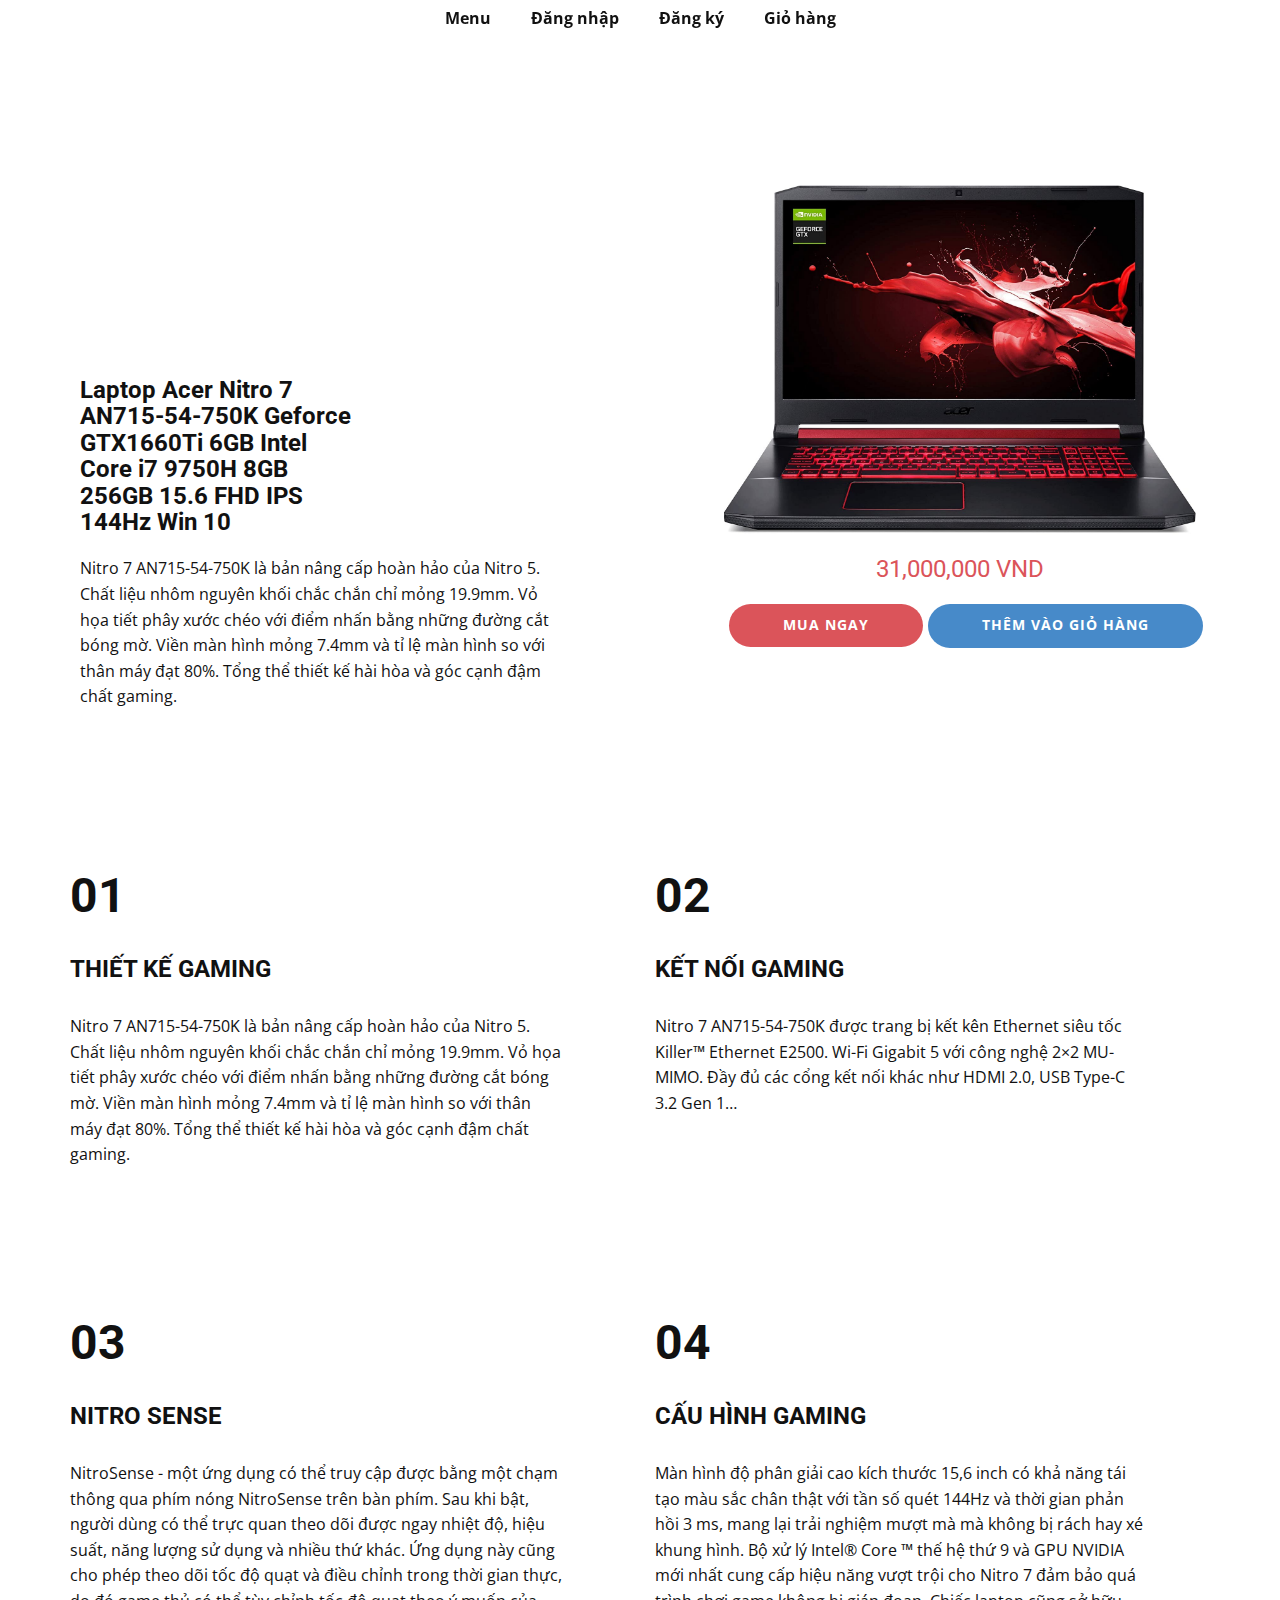
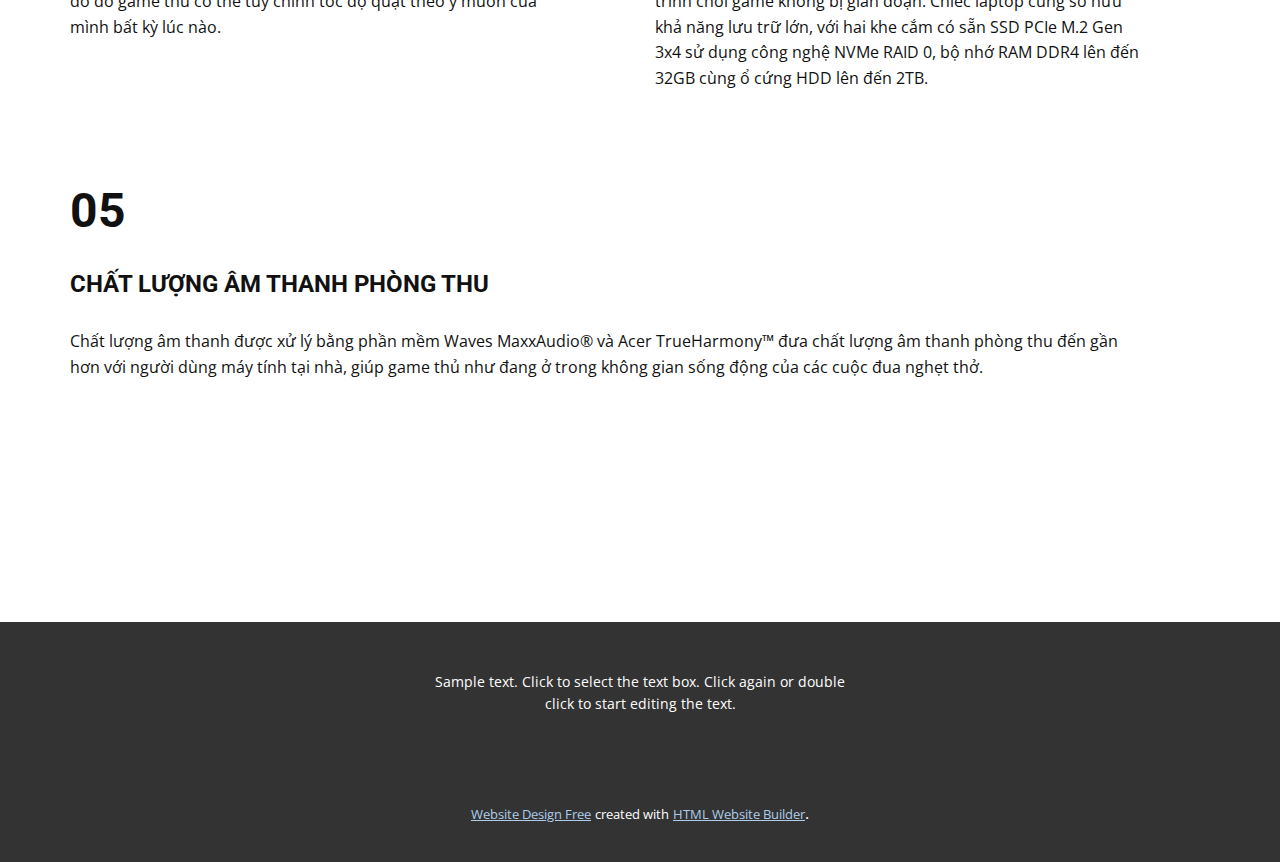
<file: TaeiTaeiShop/Page-1.html>
<!DOCTYPE html>
<html style="font-size: 16px;">
  <head>
    <meta name="viewport" content="width=device-width, initial-scale=1.0">
    <meta charset="utf-8">
    <meta name="keywords" content="The firm creates sustainable buildings and spaces., 01, Awesome Interiors, 02, Fresh and Creative, Meet our creative team, Pricing Table Template">
    <meta name="description" content="">
    <meta name="page_type" content="np-template-header-footer-from-plugin">
    <title>Page 1</title>
    <link rel="stylesheet" href="nicepage.css" media="screen">
<link rel="stylesheet" href="Page-1.css" media="screen">
    <script class="u-script" type="text/javascript" src="jquery.js" defer=""></script>
    <script class="u-script" type="text/javascript" src="nicepage.js" defer=""></script>
    <meta name="generator" content="Nicepage 3.1.3, nicepage.com">
    <link id="u-theme-google-font" rel="stylesheet" href="https://fonts.googleapis.com/css?family=Roboto:100,100i,300,300i,400,400i,500,500i,700,700i,900,900i|Open+Sans:300,300i,400,400i,600,600i,700,700i,800,800i">
    
    
    
    
    
    <script type="application/ld+json">{
		"@context": "http://schema.org",
		"@type": "Organization",
		"name": "",
		"url": "index.html"
}</script>
    <meta property="og:title" content="Page 1">
    <meta property="og:type" content="website">
    <meta name="theme-color" content="#478ac9">
    <link rel="canonical" href="index.html">
    <meta property="og:url" content="index.html">
  </head>
  <body class="u-body u-overlap u-overlap-transparent"><header class="u-clearfix u-header u-sticky u-white u-header" id="sec-d346"><div class="u-clearfix u-sheet u-sheet-1">
        <nav class="u-align-center u-menu u-menu-dropdown u-offcanvas u-menu-1">
          <div class="menu-collapse" style="font-size: 1rem; letter-spacing: 0px; font-weight: 700;">
            <a class="u-button-style u-custom-left-right-menu-spacing u-custom-padding-bottom u-custom-text-shadow u-custom-top-bottom-menu-spacing u-nav-link u-text-active-palette-1-base u-text-hover-palette-2-base" href="#" style="text-shadow: 2px 2px 8px rgba(0,0,0,0.4);">
              <svg><use xmlns:xlink="http://www.w3.org/1999/xlink" xlink:href="#menu-hamburger"></use></svg>
              <svg version="1.1" xmlns="http://www.w3.org/2000/svg" xmlns:xlink="http://www.w3.org/1999/xlink"><defs><symbol id="menu-hamburger" viewBox="0 0 16 16" style="width: 16px; height: 16px;"><rect y="1" width="16" height="2"></rect><rect y="7" width="16" height="2"></rect><rect y="13" width="16" height="2"></rect>
</symbol>
</defs></svg>
            </a>
          </div>
          <div class="u-custom-menu u-nav-container">
            <ul class="u-nav u-unstyled u-nav-1"><li class="u-nav-item"><a class="u-button-style u-nav-link u-text-active-palette-1-base u-text-hover-palette-2-base" href="Menu.html" style="padding: 10px 20px;">Menu</a>
</li><li class="u-nav-item"><a class="u-button-style u-nav-link u-text-active-palette-1-base u-text-hover-palette-2-base" style="padding: 10px 20px;">Đăng nhập</a>
</li><li class="u-nav-item"><a class="u-button-style u-nav-link u-text-active-palette-1-base u-text-hover-palette-2-base" style="padding: 10px 20px;">Đăng ký</a>
</li><li class="u-nav-item"><a class="u-button-style u-nav-link u-text-active-palette-1-base u-text-hover-palette-2-base" style="padding: 10px 20px;">Giỏ hàng</a>
</li></ul>
          </div>
          <div class="u-custom-menu u-nav-container-collapse">
            <div class="u-black u-container-style u-inner-container-layout u-opacity u-opacity-95 u-sidenav">
              <div class="u-sidenav-overflow">
                <div class="u-menu-close"></div>
                <ul class="u-align-center u-nav u-popupmenu-items u-unstyled u-nav-2"><li class="u-nav-item"><a class="u-button-style u-nav-link" href="Menu.html" style="padding: 10px 20px;">Menu</a>
</li><li class="u-nav-item"><a class="u-button-style u-nav-link" style="padding: 10px 20px;">Đăng nhập</a>
</li><li class="u-nav-item"><a class="u-button-style u-nav-link" style="padding: 10px 20px;">Đăng ký</a>
</li><li class="u-nav-item"><a class="u-button-style u-nav-link" style="padding: 10px 20px;">Giỏ hàng</a>
</li></ul>
              </div>
            </div>
            <div class="u-black u-menu-overlay u-opacity u-opacity-70"></div>
          </div>
        </nav>
      </div></header>
    <section class="u-clearfix u-section-1" id="carousel_9217">
      <div class="u-clearfix u-expanded-width u-layout-wrap u-layout-wrap-1">
        <div class="u-layout">
          <div class="u-layout-row">
            <div class="u-container-style u-layout-cell u-left-cell u-shape-rectangle u-size-30 u-layout-cell-1">
              <div class="u-container-layout u-valign-bottom u-container-layout-1">
                <h2 class="u-text u-text-1">Laptop Acer Nitro 7 AN715-54-750K Geforce GTX1660Ti 6GB Intel Core i7 9750H 8GB 256GB 15.6 FHD IPS 144Hz Win 10<br>
                </h2>
                <p class="u-text u-text-2">Nitro 7&nbsp;AN715-54-750K&nbsp;là bản nâng cấp hoàn hảo của Nitro 5. Chất liệu nhôm nguyên khối chắc chắn chỉ mỏng 19.9mm. Vỏ họa tiết phây xước chéo với điểm nhấn bằng những đường cắt bóng mờ. Viền màn hình mỏng 7.4mm và tỉ lệ màn hình so với thân máy đạt 80%. Tổng thể thiết kế hài hòa và góc cạnh đậm chất gaming.</p>
              </div>
            </div>
            <div class="u-container-style u-layout-cell u-right-cell u-size-30 u-layout-cell-2">
              <div class="u-container-layout u-container-layout-2">
                <img class="u-expand-resize u-image u-image-1" src="images/AcerNitro7.jpg">
                <h4 class="u-text u-text-default u-text-palette-2-base u-text-3">31,000,000 VND</h4>
                <a href="https://nicepage.com/wordpress-themes" class="u-btn u-btn-round u-button-style u-hover-palette-3-light-2 u-palette-2-base u-radius-50 u-btn-1">Mua ngay</a>
                <a href="https://nicepage.com/wordpress-themes" class="u-btn u-btn-round u-button-style u-hover-palette-4-base u-palette-1-base u-radius-50 u-btn-2">Thêm vào giỏ hàng</a>
              </div>
            </div>
          </div>
        </div>
      </div>
    </section>
    <section class="u-align-center u-clearfix u-section-2" id="carousel_aa35">
      <div class="u-clearfix u-sheet u-sheet-1">
        <div class="u-clearfix u-expanded-width u-gutter-30 u-layout-wrap u-layout-wrap-1">
          <div class="u-gutter-0 u-layout">
            <div class="u-layout-row">
              <div class="u-align-left u-container-style u-layout-cell u-left-cell u-size-30 u-white u-layout-cell-1">
                <div class="u-container-layout u-valign-top u-container-layout-1">
                  <h1 class="u-text u-text-1">01</h1>
                  <h2 class="u-text u-text-2">THIẾT KẾ GAMING</h2>
                  <p class="u-text u-text-3">Nitro 7&nbsp;AN715-54-750K&nbsp;là bản nâng cấp hoàn hảo của Nitro 5. Chất liệu nhôm nguyên khối chắc chắn chỉ mỏng 19.9mm. Vỏ họa tiết phây xước chéo với điểm nhấn bằng những đường cắt bóng mờ. Viền màn hình mỏng 7.4mm và tỉ lệ màn hình so với thân máy đạt 80%. Tổng thể thiết kế hài hòa và góc cạnh đậm chất gaming.</p>
                </div>
              </div>
              <div class="u-align-left u-container-style u-layout-cell u-right-cell u-size-30 u-white u-layout-cell-2">
                <div class="u-container-layout u-container-layout-2">
                  <h1 class="u-text u-text-4">02</h1>
                  <h2 class="u-text u-text-5">KẾT NỐI GAMING</h2>
                  <p class="u-text u-text-6">Nitro 7&nbsp;AN715-54-750K&nbsp;được trang bị kết kên Ethernet siêu tốc Killer™ Ethernet E2500. Wi-Fi Gigabit 5 với công nghệ 2×2 MU-MIMO. Đầy đủ các cổng kết nối khác như HDMI 2.0, USB Type-C 3.2 Gen 1…</p>
                </div>
              </div>
            </div>
          </div>
        </div>
      </div>
    </section>
    <section class="u-align-center u-clearfix u-section-3" id="sec-72f7">
      <div class="u-clearfix u-sheet u-sheet-1">
        <div class="u-clearfix u-expanded-width u-gutter-30 u-layout-wrap u-layout-wrap-1">
          <div class="u-gutter-0 u-layout">
            <div class="u-layout-row">
              <div class="u-align-left u-container-style u-layout-cell u-left-cell u-size-30 u-white u-layout-cell-1">
                <div class="u-container-layout u-valign-top u-container-layout-1">
                  <h1 class="u-text u-text-1">03</h1>
                  <h2 class="u-text u-text-2">NITRO SENSE</h2>
                  <p class="u-text u-text-3">NitroSense - một ứng dụng có thể truy cập được bằng một chạm thông qua phím nóng NitroSense trên bàn phím. Sau khi bật, người dùng có thể trực quan theo dõi được ngay nhiệt độ, hiệu suất, năng lượng sử dụng và nhiều thứ khác. Ứng dụng này cũng cho phép theo dõi tốc độ quạt và điều chỉnh trong thời gian thực, do đó game thủ có thể tùy chỉnh tốc độ quạt theo ý muốn của mình bất kỳ lúc nào.</p>
                </div>
              </div>
              <div class="u-align-left u-container-style u-layout-cell u-right-cell u-size-30 u-white u-layout-cell-2">
                <div class="u-container-layout u-container-layout-2">
                  <h1 class="u-text u-text-4">04</h1>
                  <h2 class="u-text u-text-5">CẤU HÌNH GAMING</h2>
                  <p class="u-text u-text-6">Màn hình độ phân giải cao kích thước 15,6 inch có khả năng tái tạo màu sắc chân thật với tần số quét 144Hz và thời gian phản hồi 3 ms, mang lại trải nghiệm mượt mà mà không bị rách hay xé khung hình. Bộ xử lý Intel® Core ™ thế hệ thứ 9 và GPU NVIDIA mới nhất cung cấp hiệu năng vượt trội cho Nitro 7 đảm bảo quá trình chơi game không bị gián đoạn. Chiếc laptop cũng sở hữu khả năng lưu trữ lớn, với hai khe cắm có sẵn SSD PCIe M.2 Gen 3x4 sử dụng công nghệ NVMe RAID 0, bộ nhớ RAM DDR4 lên đến 32GB cùng ổ cứng HDD lên đến 2TB.</p>
                </div>
              </div>
            </div>
          </div>
        </div>
      </div>
    </section>
    <section class="u-align-center u-clearfix u-section-4" id="sec-a194">
      <div class="u-clearfix u-sheet u-sheet-1">
        <div class="u-clearfix u-expanded-width u-gutter-30 u-layout-wrap u-layout-wrap-1">
          <div class="u-gutter-0 u-layout">
            <div class="u-layout-row">
              <div class="u-align-left u-container-style u-layout-cell u-left-cell u-size-60 u-white u-layout-cell-1">
                <div class="u-container-layout u-container-layout-1">
                  <h1 class="u-text u-text-1">05</h1>
                  <h2 class="u-text u-text-2">CHẤT LƯỢNG ÂM THANH PHÒNG THU</h2>
                  <p class="u-text u-text-3">Chất lượng âm thanh được xử lý bằng phần mềm Waves MaxxAudio® và Acer TrueHarmony™ đưa chất lượng âm thanh phòng thu đến gần hơn với người dùng máy tính tại nhà, giúp game thủ như đang ở trong không gian sống động của các cuộc đua nghẹt thở.</p>
                </div>
              </div>
            </div>
          </div>
        </div>
      </div>
    </section>
    
    
    <footer class="u-align-center u-clearfix u-footer u-grey-80 u-footer" id="sec-32e3"><div class="u-clearfix u-sheet u-sheet-1">
        <p class="u-small-text u-text u-text-variant u-text-1">Sample text. Click to select the text box. Click again or double click to start editing the text.</p>
      </div></footer>
    <section class="u-backlink u-clearfix u-grey-80">
      <a class="u-link" href="https://nicepage.com/website-design" target="_blank">
        <span>Website Design Free</span>
      </a>
      <p class="u-text">
        <span>created with</span>
      </p>
      <a class="u-link" href="https://nicepage.com/html-website-builder" target="_blank">
        <span>HTML Website Builder</span>
      </a>. 
    </section>
  </body>
</html>
</file>
<file: TaeiTaeiShop/Page-1.css>
.u-section-1 {
  min-height: 700px;
}

.u-section-1 .u-layout-wrap-1 {
  margin: 0 auto 0 0;
}

.u-section-1 .u-layout-cell-1 {
  min-height: 740px;
}

.u-section-1 .u-container-layout-1 {
  padding: 30px 80px;
}

.u-section-1 .u-text-1 {
  font-size: 1.5rem;
  font-weight: 700;
  margin: 0 207px 0 0;
}

.u-section-1 .u-text-2 {
  margin-left: 0;
  margin-bottom: 0;
  margin-top: 21px;
}

.u-section-1 .u-layout-cell-2 {
  min-height: 740px;
}

.u-section-1 .u-container-layout-2 {
  padding: 30px;
}

.u-section-1 .u-image-1 {
  width: 472px;
  height: 350px;
  margin: 155px auto 0;
}

.u-section-1 .u-text-3 {
  margin-right: auto;
  margin-left: auto;
  margin-bottom: 0;
}

.u-section-1 .u-btn-1 {
  border-style: none;
  font-weight: 700;
  text-transform: uppercase;
  font-size: 0.875rem;
  letter-spacing: 1px;
  background-image: none;
  margin: 20px auto 0 59px;
  padding: 10px 54px 11px;
}

.u-section-1 .u-btn-2 {
  border-style: none;
  font-weight: 700;
  text-transform: uppercase;
  font-size: 0.875rem;
  letter-spacing: 1px;
  background-image: none;
  margin: -43px 47px 0 auto;
  padding: 10px 54px 11px;
}

@media (max-width: 1199px) {
  .u-section-1 {
    min-height: 307px;
  }

  .u-section-1 .u-layout-wrap-1 {
    position: relative;
    margin-right: initial;
    margin-left: initial;
  }

  .u-section-1 .u-layout-cell-1 {
    min-height: 610px;
  }

  .u-section-1 .u-text-1 {
    margin-right: 107px;
  }

  .u-section-1 .u-layout-cell-2 {
    background-position: 50% 50%;
    min-height: 610px;
  }

  .u-section-1 .u-image-1 {
    width: 410px;
    height: 304px;
  }

  .u-section-1 .u-btn-1 {
    margin-left: 0;
  }

  .u-section-1 .u-btn-2 {
    margin-right: 0;
  }
}

@media (max-width: 991px) {
  .u-section-1 {
    min-height: 172px;
  }

  .u-section-1 .u-layout-cell-1 {
    min-height: 100px;
  }

  .u-section-1 .u-container-layout-1 {
    padding-left: 30px;
    padding-right: 30px;
  }

  .u-section-1 .u-text-1 {
    margin-right: 97px;
  }

  .u-section-1 .u-layout-cell-2 {
    min-height: 100px;
  }

  .u-section-1 .u-image-1 {
    width: 300px;
    height: 222px;
  }
}

@media (max-width: 767px) {
  .u-section-1 {
    min-height: 898px;
  }

  .u-section-1 .u-layout-cell-1 {
    min-height: 385px;
  }

  .u-section-1 .u-container-layout-1 {
    padding-right: 10px;
    padding-left: 50px;
  }

  .u-section-1 .u-text-1 {
    width: auto;
    margin-top: 214px;
    margin-right: 40px;
  }

  .u-section-1 .u-text-2 {
    width: auto;
    margin-right: 40px;
  }

  .u-section-1 .u-container-layout-2 {
    padding-left: 10px;
    padding-right: 10px;
  }
}

@media (max-width: 575px) {
  .u-section-1 {
    min-height: 564px;
  }

  .u-section-1 .u-layout-cell-1 {
    min-height: 100px;
  }

  .u-section-1 .u-container-layout-1 {
    padding-left: 10px;
  }

  .u-section-1 .u-text-1 {
    margin-right: 39px;
  }

  .u-section-1 .u-text-2 {
    margin-right: auto;
  }
}.u-section-2 .u-sheet-1 {
  min-height: 529px;
}

.u-section-2 .u-layout-wrap-1 {
  margin: 70px auto 60px 0;
}

.u-section-2 .u-layout-cell-1 {
  min-height: 383px;
  background-image: none;
}

.u-section-2 .u-container-layout-1 {
  padding: 60px 60px 60px 0;
}

.u-section-2 .u-text-1 {
  font-weight: 700;
  margin: 0;
}

.u-section-2 .u-text-2 {
  font-size: 1.5rem;
  font-weight: 700;
  margin: 33px 0 0;
}

.u-section-2 .u-text-3 {
  margin: 32px 0 0;
}

.u-section-2 .u-layout-cell-2 {
  min-height: 383px;
  background-image: none;
}

.u-section-2 .u-container-layout-2 {
  padding: 60px 60px 60px 0;
}

.u-section-2 .u-text-4 {
  font-weight: 700;
  margin: 0;
}

.u-section-2 .u-text-5 {
  font-size: 1.5rem;
  font-weight: 700;
  margin: 33px 0 0;
}

.u-section-2 .u-text-6 {
  margin: 32px 0 0;
}

@media (max-width: 1199px) {
  .u-section-2 .u-sheet-1 {
    min-height: 443px;
  }

  .u-section-2 .u-layout-wrap-1 {
    margin-right: initial;
    margin-left: initial;
  }

  .u-section-2 .u-layout-cell-1 {
    min-height: 316px;
  }

  .u-section-2 .u-layout-cell-2 {
    min-height: 316px;
  }
}

@media (max-width: 991px) {
  .u-section-2 .u-sheet-1 {
    min-height: 140px;
  }

  .u-section-2 .u-layout-cell-1 {
    min-height: 100px;
  }

  .u-section-2 .u-container-layout-1 {
    padding-top: 30px;
    padding-bottom: 30px;
    padding-right: 30px;
  }

  .u-section-2 .u-layout-cell-2 {
    min-height: 100px;
  }

  .u-section-2 .u-container-layout-2 {
    padding-top: 30px;
    padding-bottom: 30px;
    padding-right: 30px;
  }
}

@media (max-width: 767px) {
  .u-section-2 .u-sheet-1 {
    min-height: 240px;
  }
}

@media (max-width: 575px) {
  .u-section-2 .u-container-layout-1 {
    padding-left: 30px;
  }

  .u-section-2 .u-container-layout-2 {
    padding-left: 30px;
  }
}.u-section-3 .u-sheet-1 {
  min-height: 590px;
}

.u-section-3 .u-layout-wrap-1 {
  margin: -31px 0 60px;
}

.u-section-3 .u-layout-cell-1 {
  min-height: 504px;
  background-image: none;
}

.u-section-3 .u-container-layout-1 {
  padding: 60px 60px 60px 0;
}

.u-section-3 .u-text-1 {
  font-weight: 700;
  margin: 0;
}

.u-section-3 .u-text-2 {
  font-size: 1.5rem;
  font-weight: 700;
  margin: 33px 0 0;
}

.u-section-3 .u-text-3 {
  margin: 32px 0 0;
}

.u-section-3 .u-layout-cell-2 {
  min-height: 504px;
  background-image: none;
}

.u-section-3 .u-container-layout-2 {
  padding: 60px 60px 60px 0;
}

.u-section-3 .u-text-4 {
  font-weight: 700;
  margin: 0;
}

.u-section-3 .u-text-5 {
  font-size: 1.5rem;
  font-weight: 700;
  margin: 33px 0 0;
}

.u-section-3 .u-text-6 {
  margin: 32px 0 0;
}

@media (max-width: 1199px) {
  .u-section-3 .u-sheet-1 {
    min-height: 504px;
  }

  .u-section-3 .u-layout-wrap-1 {
    margin-right: initial;
    margin-left: initial;
  }

  .u-section-3 .u-layout-cell-1 {
    min-height: 416px;
  }

  .u-section-3 .u-layout-cell-2 {
    min-height: 416px;
  }
}

@media (max-width: 991px) {
  .u-section-3 .u-sheet-1 {
    min-height: 201px;
  }

  .u-section-3 .u-layout-cell-1 {
    min-height: 100px;
  }

  .u-section-3 .u-container-layout-1 {
    padding-top: 30px;
    padding-bottom: 30px;
    padding-right: 30px;
  }

  .u-section-3 .u-layout-cell-2 {
    min-height: 100px;
  }

  .u-section-3 .u-container-layout-2 {
    padding-top: 30px;
    padding-bottom: 30px;
    padding-right: 30px;
  }
}

@media (max-width: 767px) {
  .u-section-3 .u-sheet-1 {
    min-height: 301px;
  }
}

@media (max-width: 575px) {
  .u-section-3 .u-container-layout-1 {
    padding-left: 30px;
  }

  .u-section-3 .u-container-layout-2 {
    padding-left: 30px;
  }
}.u-section-4 .u-sheet-1 {
  min-height: 344px;
}

.u-section-4 .u-layout-wrap-1 {
  margin: -153px 0 1px;
}

.u-section-4 .u-layout-cell-1 {
  min-height: 526px;
  background-image: none;
}

.u-section-4 .u-container-layout-1 {
  padding: 60px 60px 60px 0;
}

.u-section-4 .u-text-1 {
  font-weight: 700;
  margin: 0;
}

.u-section-4 .u-text-2 {
  font-size: 1.5rem;
  font-weight: 700;
  margin: 33px 0 0;
}

.u-section-4 .u-text-3 {
  margin: 32px 0 0;
}

@media (max-width: 1199px) {
  .u-section-4 .u-sheet-1 {
    min-height: 533px;
  }

  .u-section-4 .u-layout-wrap-1 {
    margin-right: initial;
    margin-left: initial;
  }

  .u-section-4 .u-layout-cell-1 {
    min-height: 434px;
  }
}

@media (max-width: 991px) {
  .u-section-4 .u-sheet-1 {
    min-height: 230px;
  }

  .u-section-4 .u-layout-cell-1 {
    min-height: 100px;
  }

  .u-section-4 .u-container-layout-1 {
    padding-top: 30px;
    padding-bottom: 30px;
    padding-right: 30px;
  }
}

@media (max-width: 767px) {
  .u-section-4 .u-sheet-1 {
    min-height: 330px;
  }
}

@media (max-width: 575px) {
  .u-section-4 .u-container-layout-1 {
    padding-left: 30px;
  }
}
</file>
